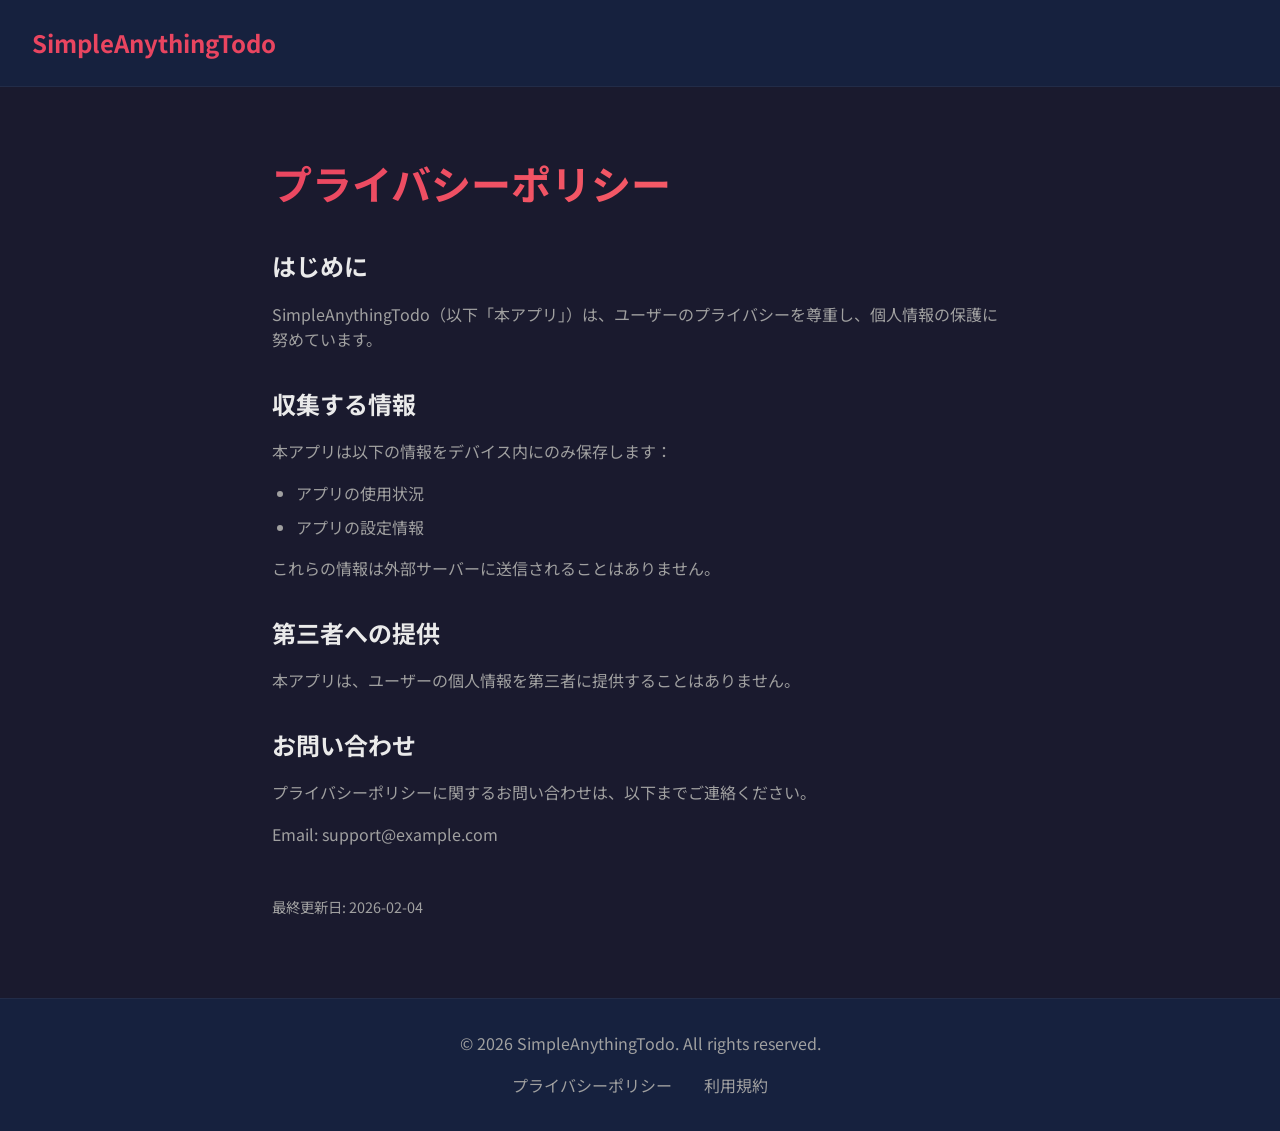
<file: privacy.html>
<!DOCTYPE html>
<html lang="ja">

<head>
    <meta charset="UTF-8">
    <meta name="viewport" content="width=device-width, initial-scale=1.0">
    <title>プライバシーポリシー - SimpleAnythingTodo</title>
    <link rel="stylesheet" href="css/style.css">
    <link href="https://fonts.googleapis.com/css2?family=Noto+Sans+JP:wght@400;700&display=swap" rel="stylesheet">
</head>

<body>
    <header class="page-header">
        <a href="index.html" class="logo">SimpleAnythingTodo</a>
    </header>

    <main class="legal-content">
        <h1>プライバシーポリシー</h1>

        <section>
            <h2>はじめに</h2>
            <p>SimpleAnythingTodo（以下「本アプリ」）は、ユーザーのプライバシーを尊重し、個人情報の保護に努めています。</p>
        </section>

        <section>
            <h2>収集する情報</h2>
            <p>本アプリは以下の情報をデバイス内にのみ保存します：</p>
            <ul>
                <li>アプリの使用状況</li>
                <li>アプリの設定情報</li>
            </ul>
            <p>これらの情報は外部サーバーに送信されることはありません。</p>
        </section>

        <section>
            <h2>第三者への提供</h2>
            <p>本アプリは、ユーザーの個人情報を第三者に提供することはありません。</p>
        </section>

        <section>
            <h2>お問い合わせ</h2>
            <p>プライバシーポリシーに関するお問い合わせは、以下までご連絡ください。</p>
            <p>Email: support@example.com</p>
        </section>

        <p class="last-updated">最終更新日: 2026-02-04</p>
    </main>

    <footer class="footer">
        <p>&copy; 2026 SimpleAnythingTodo. All rights reserved.</p>
        <nav class="footer-nav">
            <a href="privacy.html">プライバシーポリシー</a>
            <a href="terms.html">利用規約</a>
        </nav>
    </footer>
</body>

</html>
</file>
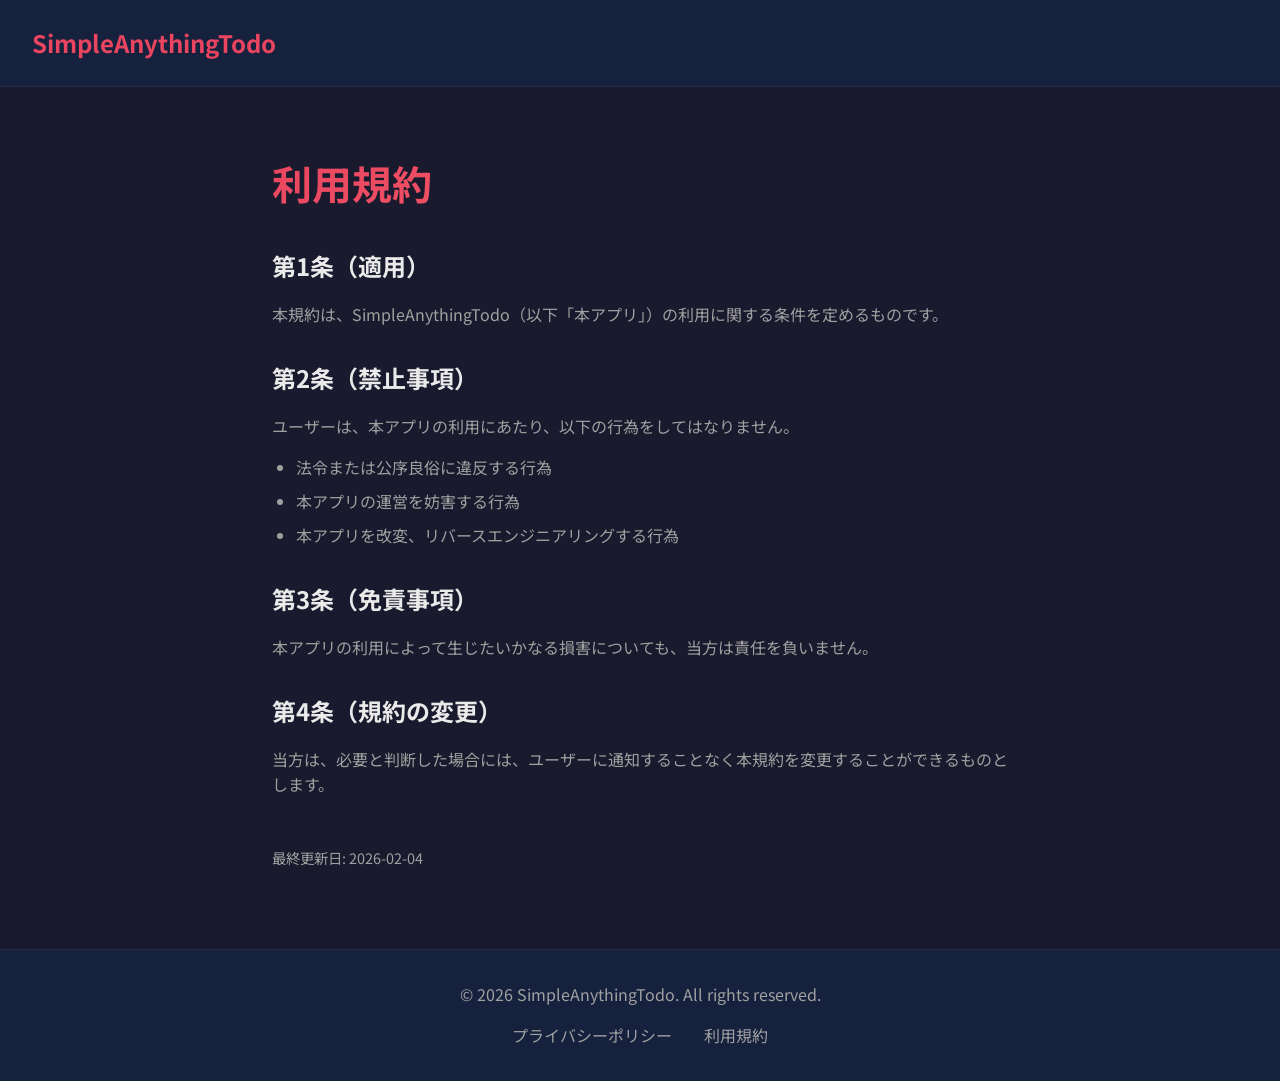
<file: terms.html>
<!DOCTYPE html>
<html lang="ja">

<head>
    <meta charset="UTF-8">
    <meta name="viewport" content="width=device-width, initial-scale=1.0">
    <title>利用規約 - SimpleAnythingTodo</title>
    <link rel="stylesheet" href="css/style.css">
    <link href="https://fonts.googleapis.com/css2?family=Noto+Sans+JP:wght@400;700&display=swap" rel="stylesheet">
</head>

<body>
    <header class="page-header">
        <a href="index.html" class="logo">SimpleAnythingTodo</a>
    </header>

    <main class="legal-content">
        <h1>利用規約</h1>

        <section>
            <h2>第1条（適用）</h2>
            <p>本規約は、SimpleAnythingTodo（以下「本アプリ」）の利用に関する条件を定めるものです。</p>
        </section>

        <section>
            <h2>第2条（禁止事項）</h2>
            <p>ユーザーは、本アプリの利用にあたり、以下の行為をしてはなりません。</p>
            <ul>
                <li>法令または公序良俗に違反する行為</li>
                <li>本アプリの運営を妨害する行為</li>
                <li>本アプリを改変、リバースエンジニアリングする行為</li>
            </ul>
        </section>

        <section>
            <h2>第3条（免責事項）</h2>
            <p>本アプリの利用によって生じたいかなる損害についても、当方は責任を負いません。</p>
        </section>

        <section>
            <h2>第4条（規約の変更）</h2>
            <p>当方は、必要と判断した場合には、ユーザーに通知することなく本規約を変更することができるものとします。</p>
        </section>

        <p class="last-updated">最終更新日: 2026-02-04</p>
    </main>

    <footer class="footer">
        <p>&copy; 2026 SimpleAnythingTodo. All rights reserved.</p>
        <nav class="footer-nav">
            <a href="privacy.html">プライバシーポリシー</a>
            <a href="terms.html">利用規約</a>
        </nav>
    </footer>
</body>

</html>
</file>
<file: css/style.css>
/* ========================================
   SimpleAnythingTodo Landing Page Styles
   ======================================== */

/* CSS Variables */
:root {
    --color-bg-dark: #1a1a2e;
    --color-bg-card: #16213e;
    --color-primary: #e94560;
    --color-secondary: #0f3460;
    --color-accent: #ff6b6b;
    --color-text: #eaeaea;
    --color-text-muted: #a0a0a0;
    --gradient-primary: linear-gradient(135deg, #e94560 0%, #ff6b6b 100%);
    --gradient-button: linear-gradient(135deg, #ff6b6b 0%, #e94560 50%, #c72c41 100%);
    --font-main: 'Noto Sans JP', -apple-system, BlinkMacSystemFont, sans-serif;
    --shadow-card: 0 10px 40px rgba(0, 0, 0, 0.3);
    --shadow-button: 0 8px 25px rgba(233, 69, 96, 0.4);
    --radius-lg: 20px;
    --radius-md: 12px;
}

/* Reset & Base */
*,
*::before,
*::after {
    margin: 0;
    padding: 0;
    box-sizing: border-box;
}

html {
    scroll-behavior: smooth;
}

body {
    font-family: var(--font-main);
    background: var(--color-bg-dark);
    color: var(--color-text);
    line-height: 1.6;
    min-height: 100vh;
}

/* ========================================
   Hero Section
   ======================================== */
.hero {
    min-height: 100vh;
    display: flex;
    align-items: center;
    justify-content: center;
    padding: 2rem;
    gap: 4rem;
    background:
        radial-gradient(circle at 20% 50%, rgba(233, 69, 96, 0.15) 0%, transparent 50%),
        radial-gradient(circle at 80% 50%, rgba(15, 52, 96, 0.3) 0%, transparent 50%),
        var(--color-bg-dark);
}

.hero-content {
    max-width: 500px;
    text-align: center;
}

.hero-title {
    font-size: 4rem;
    font-weight: 700;
    background: var(--gradient-primary);
    -webkit-background-clip: text;
    -webkit-text-fill-color: transparent;
    background-clip: text;
    margin-bottom: 1rem;
    letter-spacing: -0.02em;
}

.hero-subtitle {
    font-size: 1.5rem;
    color: var(--color-text-muted);
    margin-bottom: 2.5rem;
    line-height: 1.8;
}

.cta-button {
    display: inline-block;
    padding: 1rem 2.5rem;
    background: var(--gradient-button);
    color: white;
    text-decoration: none;
    border-radius: 50px;
    font-weight: 700;
    font-size: 1.1rem;
    box-shadow: var(--shadow-button);
    transition: transform 0.3s ease, box-shadow 0.3s ease;
}

.cta-button:hover {
    transform: translateY(-3px);
    box-shadow: 0 12px 35px rgba(233, 69, 96, 0.5);
}

.hero-image img {
    max-width: 350px;
    border-radius: var(--radius-lg);
    box-shadow: var(--shadow-card);
}

/* ========================================
   Section Styles
   ======================================== */
.section-title {
    font-size: 2.5rem;
    text-align: center;
    margin-bottom: 3rem;
    background: var(--gradient-primary);
    -webkit-background-clip: text;
    -webkit-text-fill-color: transparent;
    background-clip: text;
}

/* ========================================
   Features Section
   ======================================== */
.features {
    padding: 6rem 2rem;
    background: var(--color-bg-card);
}

.features-grid {
    display: grid;
    grid-template-columns: repeat(auto-fit, minmax(280px, 1fr));
    gap: 2rem;
    max-width: 1200px;
    margin: 0 auto;
}

.feature-card {
    background: var(--color-bg-dark);
    padding: 2.5rem;
    border-radius: var(--radius-lg);
    text-align: center;
    transition: transform 0.3s ease, box-shadow 0.3s ease;
    border: 1px solid rgba(255, 255, 255, 0.05);
}

.feature-card:hover {
    transform: translateY(-8px);
    box-shadow: var(--shadow-card);
}

.feature-icon {
    font-size: 3rem;
    margin-bottom: 1.5rem;
}

.feature-card h3 {
    font-size: 1.3rem;
    margin-bottom: 1rem;
    color: var(--color-text);
}

.feature-card p {
    color: var(--color-text-muted);
    font-size: 1rem;
}

.premium-tag {
    display: inline-block;
    margin-top: 0.5rem;
    padding: 0.2rem 0.6rem;
    background: var(--gradient-primary);
    border-radius: 4px;
    font-size: 0.75rem;
    font-weight: 700;
    color: white;
    text-transform: uppercase;
}

/* ========================================
   Download Section
   ======================================== */
.download {
    padding: 6rem 2rem;
    text-align: center;
    background:
        radial-gradient(circle at 50% 100%, rgba(233, 69, 96, 0.1) 0%, transparent 50%),
        var(--color-bg-dark);
}

.download-text {
    font-size: 1.2rem;
    color: var(--color-text-muted);
    margin-bottom: 2rem;
}

.app-store-badge img {
    height: 60px;
    transition: transform 0.3s ease;
}

.app-store-badge:hover img {
    transform: scale(1.05);
}

/* ========================================
   Legal Pages
   ======================================== */
.page-header {
    padding: 1.5rem 2rem;
    background: var(--color-bg-card);
    border-bottom: 1px solid rgba(255, 255, 255, 0.05);
}

.logo {
    font-size: 1.5rem;
    font-weight: 700;
    color: var(--color-primary);
    text-decoration: none;
}

.legal-content {
    max-width: 800px;
    margin: 0 auto;
    padding: 4rem 2rem;
}

.legal-content h1 {
    font-size: 2.5rem;
    margin-bottom: 2rem;
    background: var(--gradient-primary);
    -webkit-background-clip: text;
    -webkit-text-fill-color: transparent;
    background-clip: text;
}

.legal-content h2 {
    font-size: 1.5rem;
    margin: 2rem 0 1rem;
    color: var(--color-text);
}

.legal-content p {
    color: var(--color-text-muted);
    margin-bottom: 1rem;
}

.legal-content ul {
    color: var(--color-text-muted);
    margin-left: 1.5rem;
    margin-bottom: 1rem;
}

.legal-content li {
    margin-bottom: 0.5rem;
}

.last-updated {
    margin-top: 3rem;
    font-size: 0.9rem;
    color: var(--color-text-muted);
}

/* ========================================
   Footer
   ======================================== */
.footer {
    padding: 2rem;
    text-align: center;
    background: var(--color-bg-card);
    border-top: 1px solid rgba(255, 255, 255, 0.05);
}

.footer p {
    color: var(--color-text-muted);
    margin-bottom: 1rem;
}

.footer-nav {
    display: flex;
    justify-content: center;
    gap: 2rem;
}

.footer-nav a {
    color: var(--color-text-muted);
    text-decoration: none;
    transition: color 0.3s ease;
}

.footer-nav a:hover {
    color: var(--color-primary);
}

/* ========================================
   Responsive Design
   ======================================== */
@media (max-width: 900px) {
    .hero {
        flex-direction: column;
        text-align: center;
        padding-top: 4rem;
    }

    .hero-title {
        font-size: 3rem;
    }

    .hero-subtitle {
        font-size: 1.2rem;
    }

    .hero-image img {
        max-width: 280px;
    }
}

@media (max-width: 600px) {
    .hero-title {
        font-size: 2.5rem;
    }

    .section-title {
        font-size: 2rem;
    }

    .features,
    .download {
        padding: 4rem 1.5rem;
    }
}
</file>
